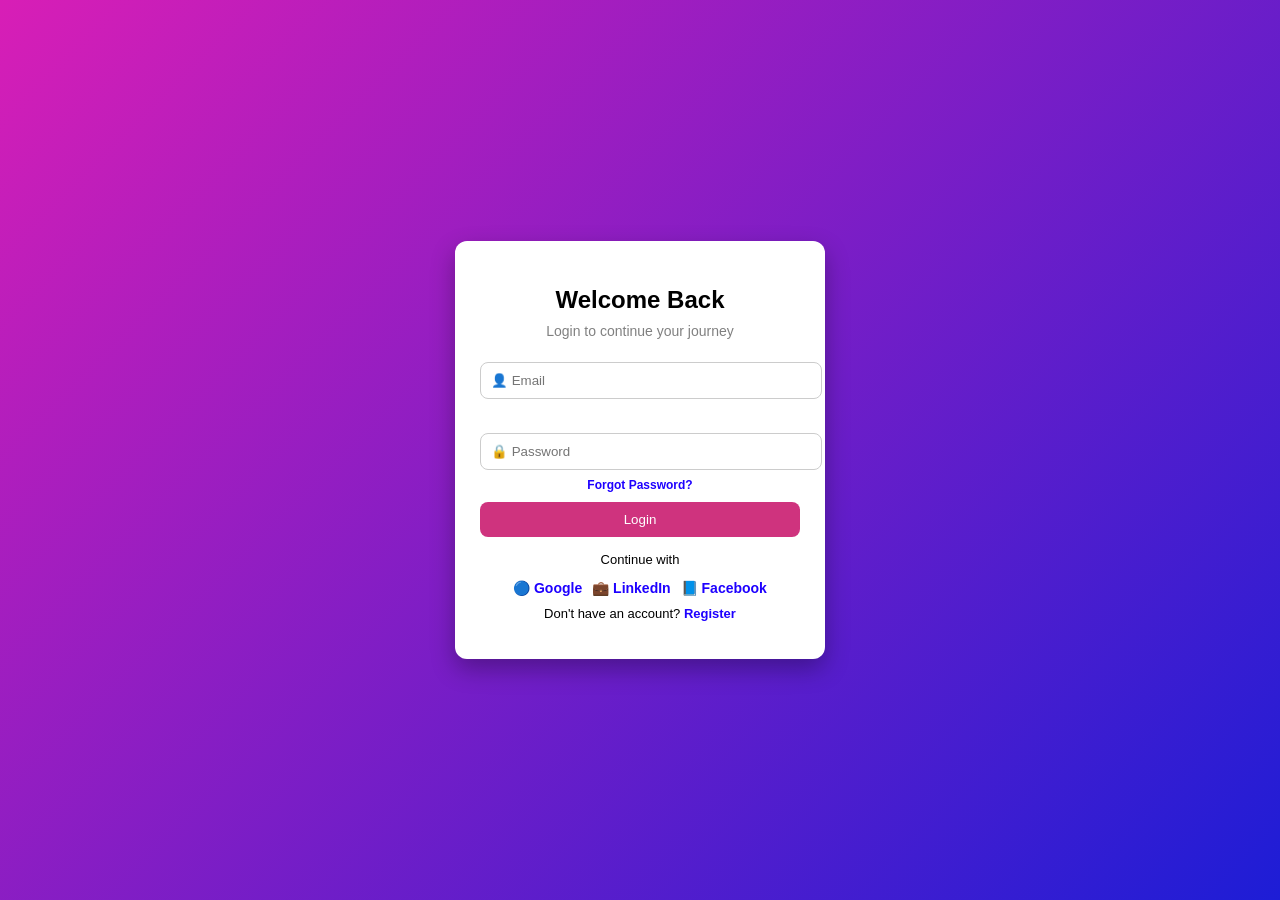
<file: Client/index.html>
<!DOCTYPE html>
<html>
<head>
    <title>Login</title>
    <link rel="stylesheet" href="style.css">
</head>
<body>

<div class="box">

    <h2>Welcome Back</h2>

    <p style="font-size:14px; color:gray; margin-top:-10px; margin-bottom:15px;">
        Login to continue your journey
    </p>

    <form id="loginForm">

        <input type="email" id="loginEmail" placeholder="👤 Email" required><br><br>
        
        <input type="password" id="loginPassword" placeholder="🔒 Password" required><br>

        <a href="forgot-password.html" style="font-size:12px; display:block; margin-bottom:10px; text-decoration:none;">
            Forgot Password?
        </a>

        <button type="submit">Login</button>

    </form>

    
    <p style="margin-top:15px; font-size:13px;">
        Continue with
    </p>

    <div style="display:flex; justify-content:center; gap:10px; margin-bottom:10px;">
        <a href="#" style="text-decoration:none; font-size:14px;">🔵 Google</a>
        <a href="#" style="text-decoration:none; font-size:14px;">💼 LinkedIn</a>
        <a href="#" style="text-decoration:none; font-size:14px;">📘 Facebook</a>
    </div>

    
    <p style="margin-top:10px; font-size:13px;">
        Don't have an account? 
        <a href="register.html">Register</a>
    </p>

</div>

<script src="script.js"></script>

</body>
</html>
</file>
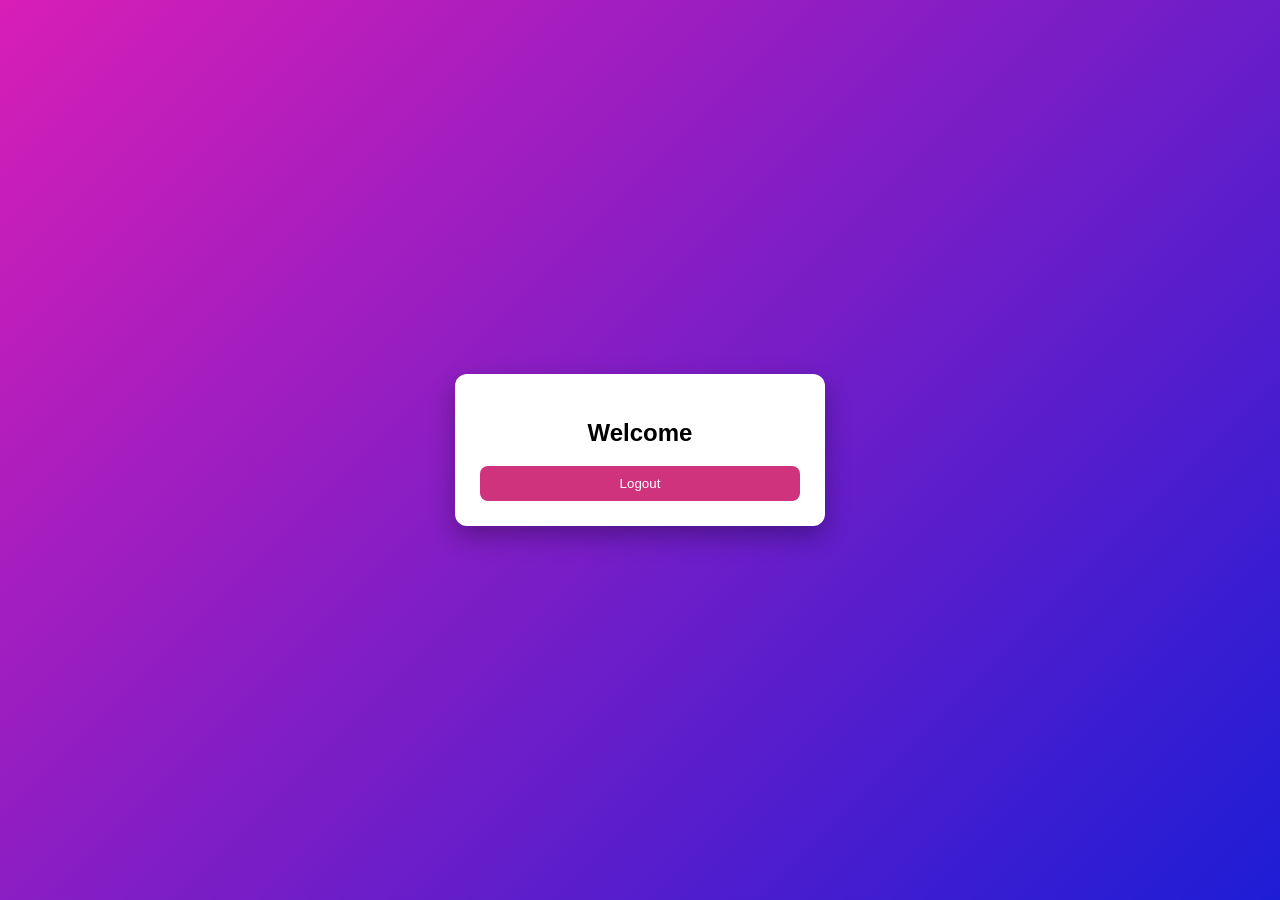
<file: Client/home.html>
<!DOCTYPE html>
<html>
<head>
    <title>Home</title>
    <link rel="stylesheet" href="style.css">
</head>
<body>

<div class="box">
<h2>Welcome</h2>
<p id="user"></p>

<button onclick="logout()">Logout</button>
</div>

<script src="script.js"></script>

</body>
</html>
</file>
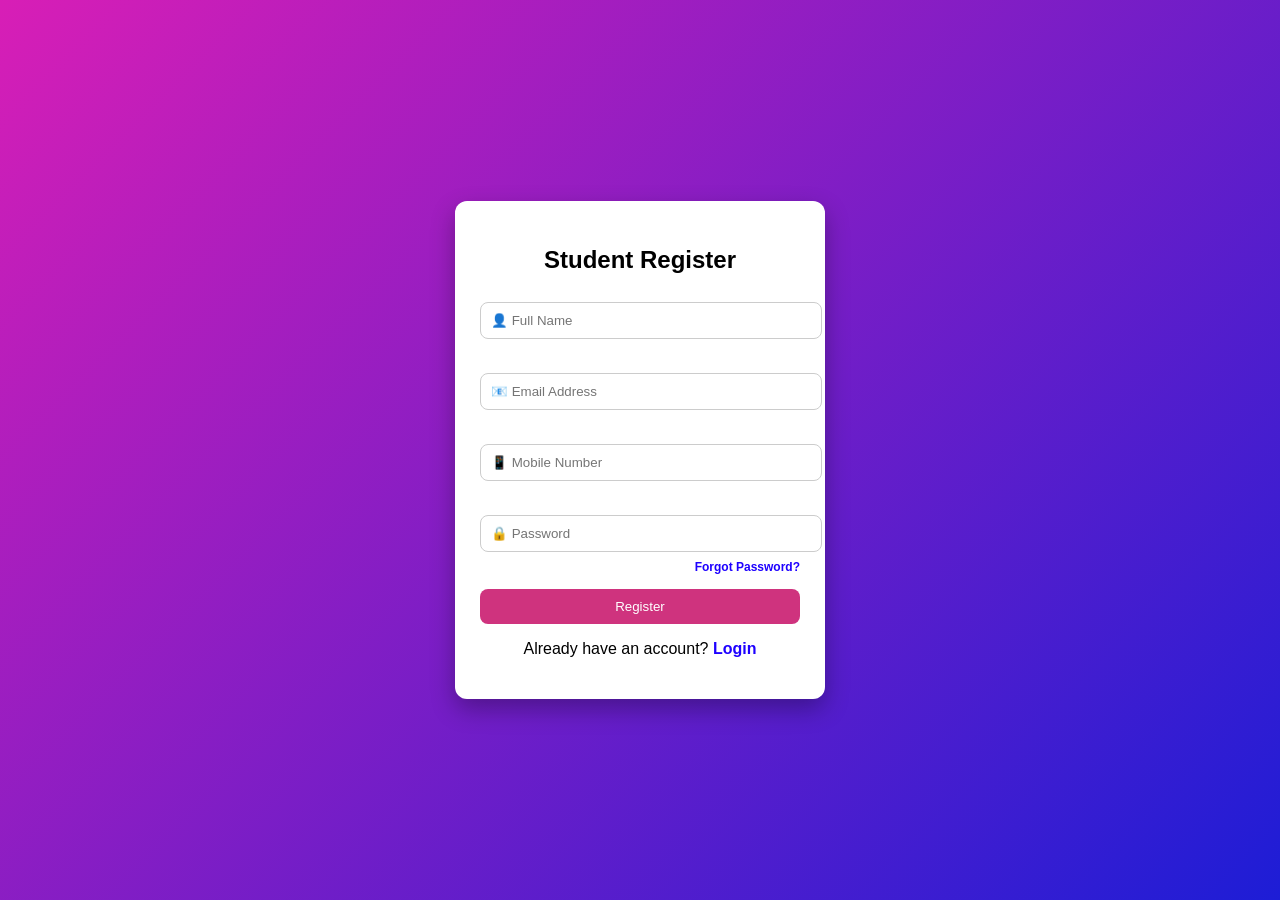
<file: Client/register.html>
<!DOCTYPE html>
<html>
<head>
    <title>Student Register</title>
    <link rel="stylesheet" href="style.css">
</head>
<body>

<div class="box">

<h2>Student Register</h2>

<form id="registerForm">

    <input type="text" id="FullName" placeholder="👤 Full Name" required><br><br>
    
    <input type="email" id="email" placeholder="📧 Email Address" required><br><br>
    
    <input type="text" id="Mobile" placeholder="📱 Mobile Number" required><br><br>

    <input type="password" id="password" placeholder="🔒 Password" required>


    <div style="display:flex; justify-content:space-between; align-items:center; margin-bottom:15px;">
        <span></span>
        <a href="forgot-password.html" style="font-size:12px; text-decoration:none;">
            Forgot Password?
        </a>
    </div>

    <button type="submit">Register</button>

</form>

<p id="message"></p>

<p>
    Already have an account? <a href="index.html">Login</a>
</p>

</div>

<script>
document.getElementById("registerForm").addEventListener("submit", function(e){
    e.preventDefault();

    let user = {
        name: document.getElementById("FullName").value,
        email: document.getElementById("email").value,
        mobile: document.getElementById("Mobile").value,
        password: document.getElementById("password").value
    };

    localStorage.setItem("user", JSON.stringify(user));

    document.getElementById("message").innerText = "Register Successful!";
    document.getElementById("message").style.color = "green";
});
</script>

</body>
</html>
</file>
<file: Client/style.css>
body{
    margin:0;
    height:100vh;
    display:flex;
    justify-content:center;
    align-items:center;
    background:linear-gradient(135deg,#d81eb6,#1d1dd6);
    font-family:Arial;
}

.box{
    width:320px;
    background:white;
    padding:25px;
    border-radius:12px;
    text-align:center;
    box-shadow:0 10px 25px rgba(0,0,0,0.3);
}

input{
    width:100%;
    padding:10px;
    margin:8px 0;
    border:1px solid  #ccc;
    border-radius:8px;
}

button{
    width:100%;
    padding:10px;
    background:#ce2e7bf8;
    color:white;
    border:none;
    border-radius:8px;
    cursor:pointer;
}

button:hover{
    background:#10c806f4;
}

a{
    color:#1e01ff;
    font-weight:bold;
    text-decoration:none;
}
</file>
